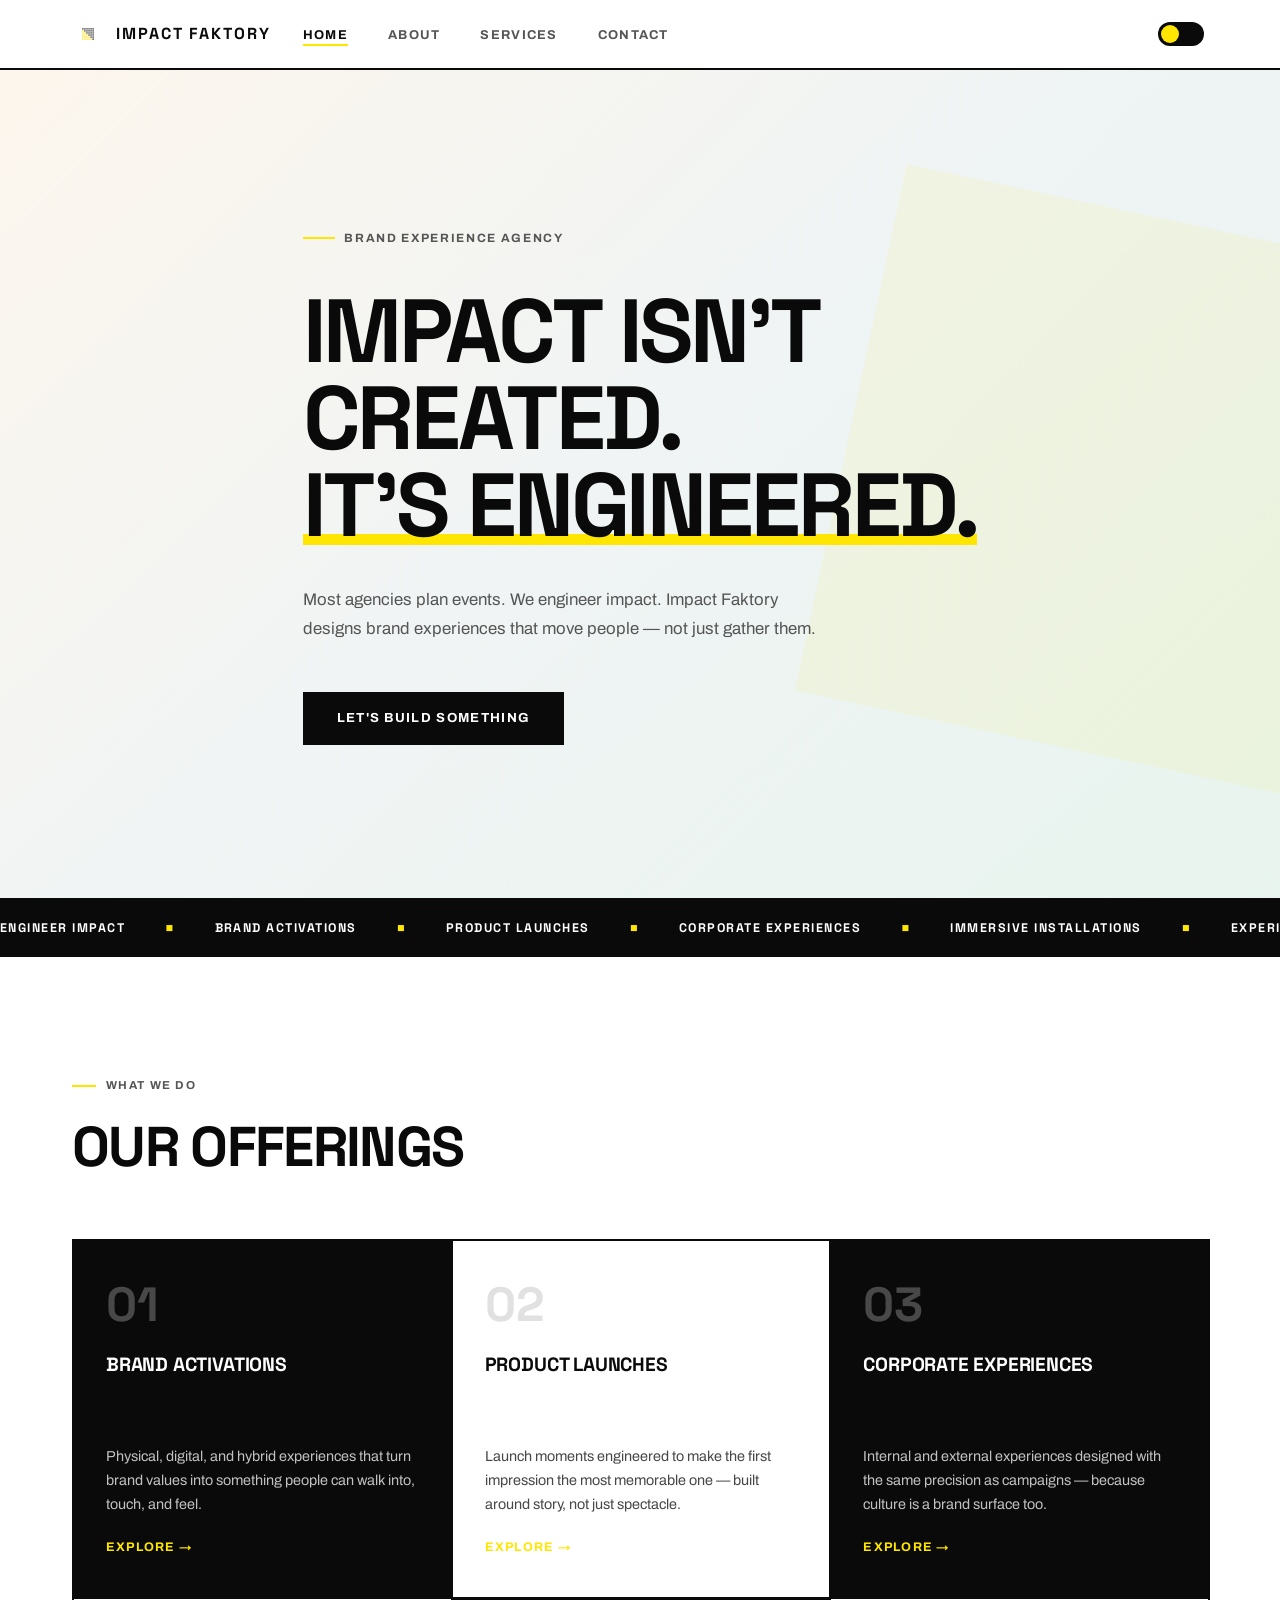
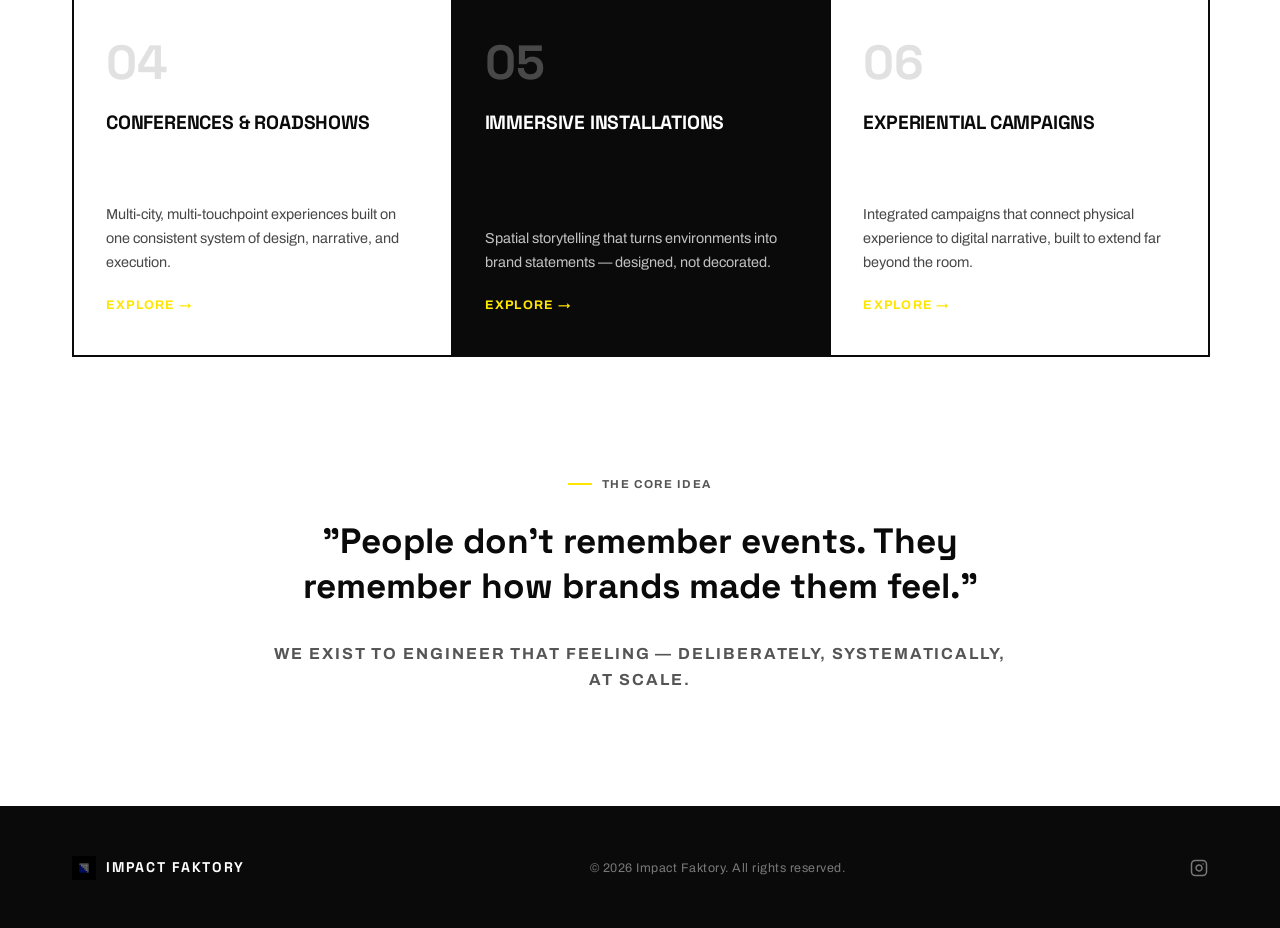
<file: index.html>
<!DOCTYPE html><html lang="en" data-theme="light"><meta charset="UTF-8"><meta name="viewport" content="width=device-width,initial-scale=1"><title>Impact Faktory</title><meta name="description" content="Impact Faktory is a disruptive marketing, advertising, and event activation agency that builds cultural landmarks and forces perception shifts."><meta name="robots" content="index, follow"><link rel="canonical" href="https://sabbirahmedkabbo.github.io/impactfaktory/"><meta property="og:title" content="Impact Faktory — We Don't Follow the Market. We Disrupt It."><meta property="og:description" content="Disruptive marketing, advertising, and event activation agency."><meta property="og:url" content="https://sabbirahmedkabbo.github.io/impactfaktory/"><link rel="preconnect" href="https://fonts.googleapis.com"><link rel="preconnect" href="https://fonts.gstatic.com" crossorigin><link href="https://fonts.googleapis.com/css2?family=Space+Grotesk:wght@400;500;700&family=Archivo:ital,wght@0,400;0,500;0,600;0,700;1,400&display=swap" rel="stylesheet"><link rel="icon" type="image/png" href="assets/img/logo.png"><link rel="stylesheet" href="assets/css/main.css"><script>!function(){var e=localStorage.getItem("if-theme"),t=window.matchMedia("(prefers-color-scheme: dark)").matches;document.documentElement.setAttribute("data-theme",(e?"dark"===e:t)?"dark":"light")}()</script><div class="ambient-bg" aria-hidden="true"><div class="cube"></div><div class="cube"></div><div class="cube"></div><div class="cube"></div><div class="cube"></div><div class="cube"></div></div><header class="site-header" id="site-header"><nav class="nav-inner" role="navigation" aria-label="Primary navigation"><a href="index.html" class="nav-logo" aria-label="Impact Faktory — Home"><img class="nav-logo-mark" src="assets/img/logo.png" alt="Impact Faktory logo mark" width="32" height="32"> <span class="nav-logo-wordmark">Impact Faktory</span></a><ul class="nav-links" role="list"><li><a href="index.html" class="nav-link active" id="nav-home">Home</a><li><a href="about.html" class="nav-link" id="nav-about">About</a><li><a href="services.html" class="nav-link" id="nav-services">Services</a><li><a href="contact.html" class="nav-link" id="nav-contact">Contact</a></ul><button class="theme-toggle" id="theme-toggle" aria-label="Toggle light/dark mode" aria-pressed="false"><span class="toggle-track" aria-hidden="true"><span class="toggle-thumb"></span></span></button> <button class="mobile-menu-btn" id="mobile-menu-btn" aria-label="Open menu" aria-expanded="false"><span></span><span></span><span></span></button></nav><div class="mobile-nav" id="mobile-nav" role="dialog" aria-label="Mobile navigation"><ul role="list"><li><a href="index.html" class="nav-link">Home</a><li><a href="about.html" class="nav-link">About</a><li><a href="services.html" class="nav-link">Services</a><li><a href="contact.html" class="nav-link">Contact</a></ul></div></header><main id="main-content"><section class="hero" aria-labelledby="hero-heading"><div class="container hero-inner"><p class="hero-eyebrow">Brand Experience Agency<h1 class="hero-headline" id="hero-heading">Impact isn't<br>created.<br><em>It's engineered.</em></h1><p class="hero-sub">Most agencies plan events. We engineer impact. Impact Faktory designs brand experiences that move people — not just gather them.<div class="hero-ctas"><a href="contact.html" class="btn btn-fill" id="hero-cta-primary">Let's Build Something</a></div></div></section><div class="ticker-wrap" aria-hidden="true"><div class="ticker-track"><span>Engineer Impact</span><span class="dot"> ■ </span><span>Brand Activations</span><span class="dot"> ■ </span><span>Product Launches</span><span class="dot"> ■ </span><span>Corporate Experiences</span><span class="dot"> ■ </span><span>Immersive Installations</span><span class="dot"> ■ </span><span>Experiential Campaigns</span><span class="dot"> ■ </span><span>Engineer Impact</span><span class="dot"> ■ </span><span>Brand Activations</span><span class="dot"> ■ </span><span>Product Launches</span><span class="dot"> ■ </span><span>Corporate Experiences</span><span class="dot"> ■ </span><span>Immersive Installations</span><span class="dot"> ■ </span><span>Experiential Campaigns</span><span class="dot"> ■</span></div></div><section class="section" aria-labelledby="services-heading"><div class="container"><p class="section-label">What We Do<h2 class="section-title" id="services-heading">Our Offerings</h2><div class="cards-grid"><article class="card card-inv" id="card-activations"><span class="card-num" aria-hidden="true">01</span><h3 class="card-title">Brand Activations</h3><p class="card-body">Physical, digital, and hybrid experiences that turn brand values into something people can walk into, touch, and feel.</p><a href="services.html#activations" class="card-link">Explore →</a></article><article class="card" id="card-launches"><span class="card-num" aria-hidden="true">02</span><h3 class="card-title">Product Launches</h3><p class="card-body">Launch moments engineered to make the first impression the most memorable one — built around story, not just spectacle.</p><a href="services.html#launches" class="card-link">Explore →</a></article><article class="card card-inv" id="card-corporate"><span class="card-num" aria-hidden="true">03</span><h3 class="card-title">Corporate Experiences</h3><p class="card-body">Internal and external experiences designed with the same precision as campaigns — because culture is a brand surface too.</p><a href="services.html#corporate" class="card-link">Explore →</a></article><article class="card" id="card-conferences"><span class="card-num" aria-hidden="true">04</span><h3 class="card-title">Conferences &amp; Roadshows</h3><p class="card-body">Multi-city, multi-touchpoint experiences built on one consistent system of design, narrative, and execution.</p><a href="services.html#conferences" class="card-link">Explore →</a></article><article class="card card-inv" id="card-installations"><span class="card-num" aria-hidden="true">05</span><h3 class="card-title">Immersive Installations</h3><p class="card-body">Spatial storytelling that turns environments into brand statements — designed, not decorated.</p><a href="services.html#installations" class="card-link">Explore →</a></article><article class="card" id="card-campaigns"><span class="card-num" aria-hidden="true">06</span><h3 class="card-title">Experiential Campaigns</h3><p class="card-body">Integrated campaigns that connect physical experience to digital narrative, built to extend far beyond the room.</p><a href="services.html#campaigns" class="card-link">Explore →</a></article></div></div></section><section class="section" aria-label="Core Idea" style="padding-top:0"><div class="container" style="text-align:center;max-width:800px;margin:0 auto"><p class="section-label">The Core Idea<blockquote style="font-family:var(--font-head);font-size:2.2rem;font-weight:700;line-height:1.3;margin-bottom:2rem;color:var(--text)">"People don't remember events. They remember how brands made them feel."</blockquote><p style="font-family:var(--font-body);font-size:1rem;color:var(--text-muted);text-transform:uppercase;letter-spacing:.12em;font-weight:700;margin:0">We exist to engineer that feeling — deliberately, systematically, at scale.</div></section></main><footer class="site-footer" role="contentinfo"><div class="container footer-inner"><a href="index.html" class="footer-logo" aria-label="Impact Faktory"><img class="footer-logo-mark" src="assets/img/logo.png" alt="Impact Faktory logo mark" width="28" height="28"> <span class="footer-logo-wordmark">Impact Faktory</span></a><p class="footer-copy">© <span id="year"></span> Impact Faktory. All rights reserved.<ul class="footer-links" role="list"><li><a href="https://www.instagram.com/impactfaktory/" target="_blank" rel="noopener noreferrer" aria-label="Instagram"><svg width="18" height="18" viewBox="0 0 24 24" fill="none" stroke="currentColor" stroke-width="2" stroke-linecap="round" stroke-linejoin="round"><rect x="2" y="2" width="20" height="20" rx="5" ry="5"/><path d="M16 11.37A4 4 0 1 1 12.63 8 4 4 0 0 1 16 11.37z"/><line x1="17.5" y1="6.5" x2="17.51" y2="6.5"/></svg></a></ul></div></footer><script src="assets/js/main.js"></script>
</file>
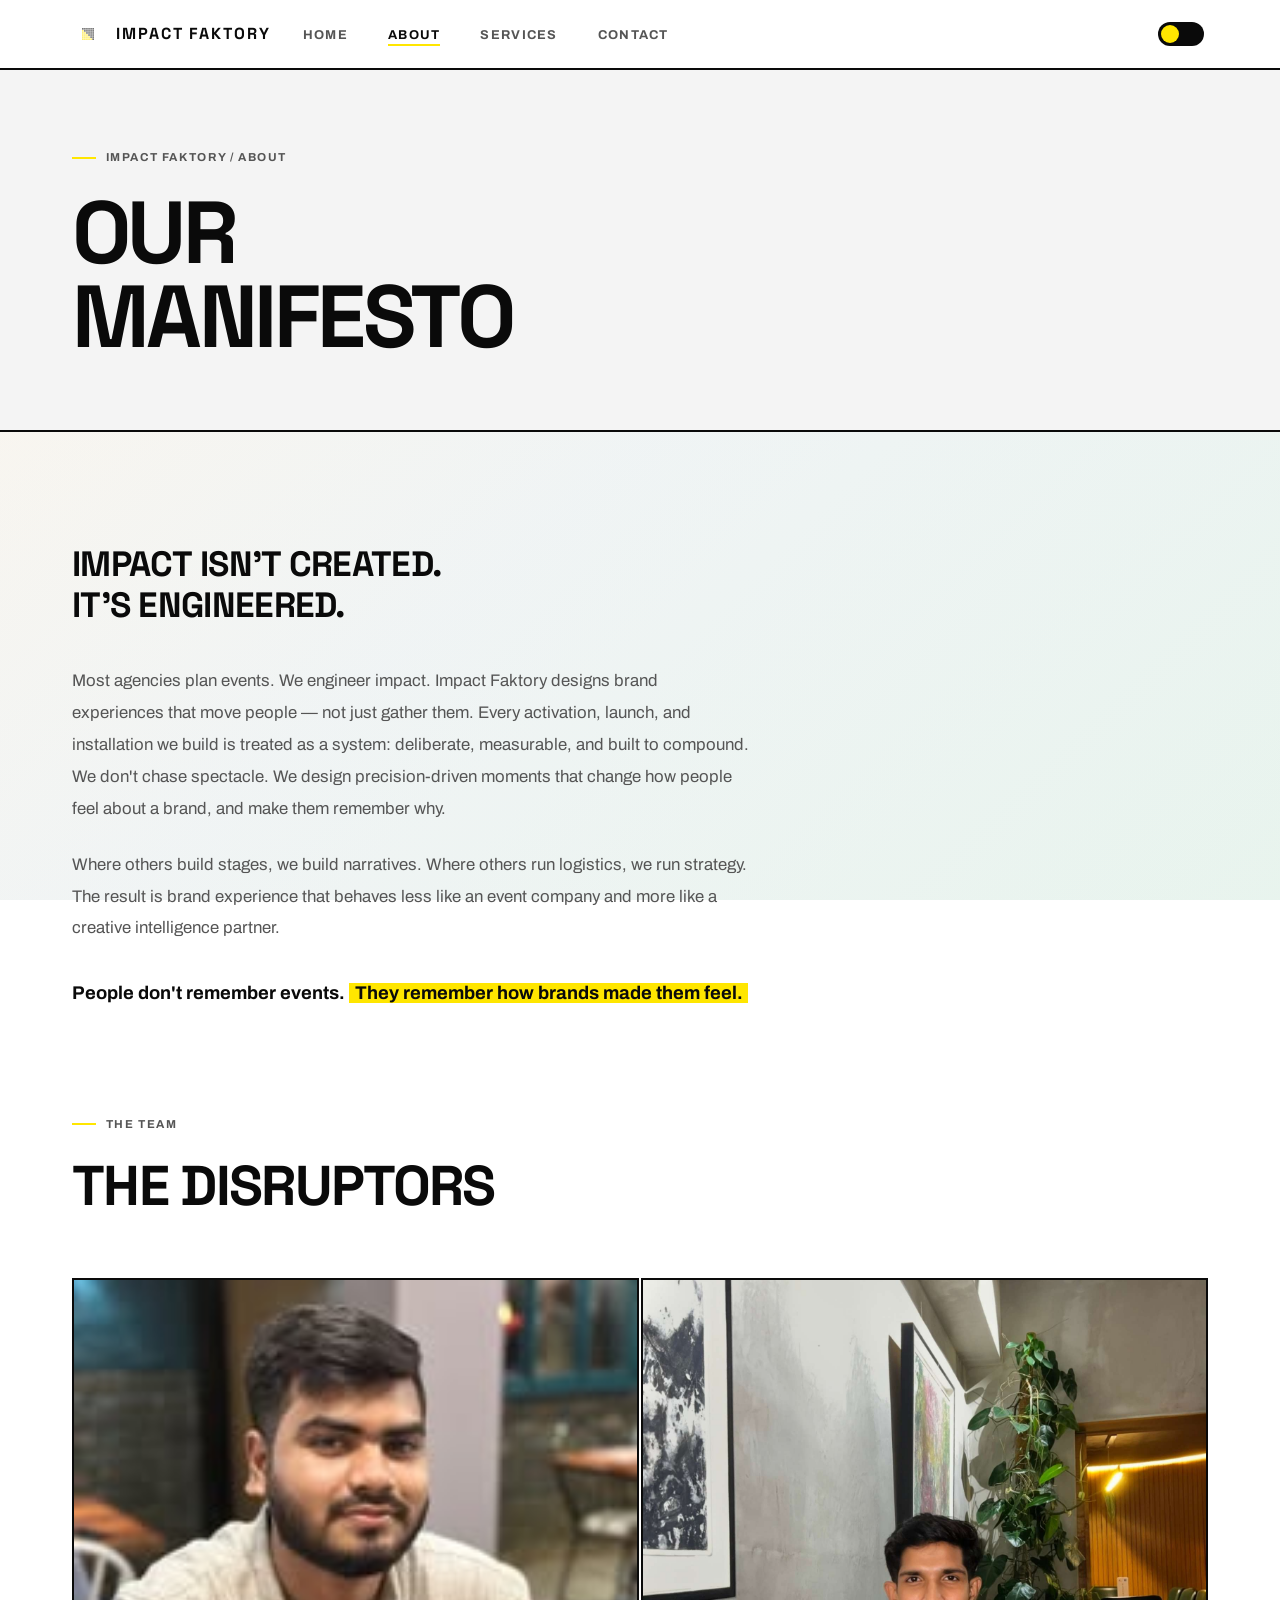
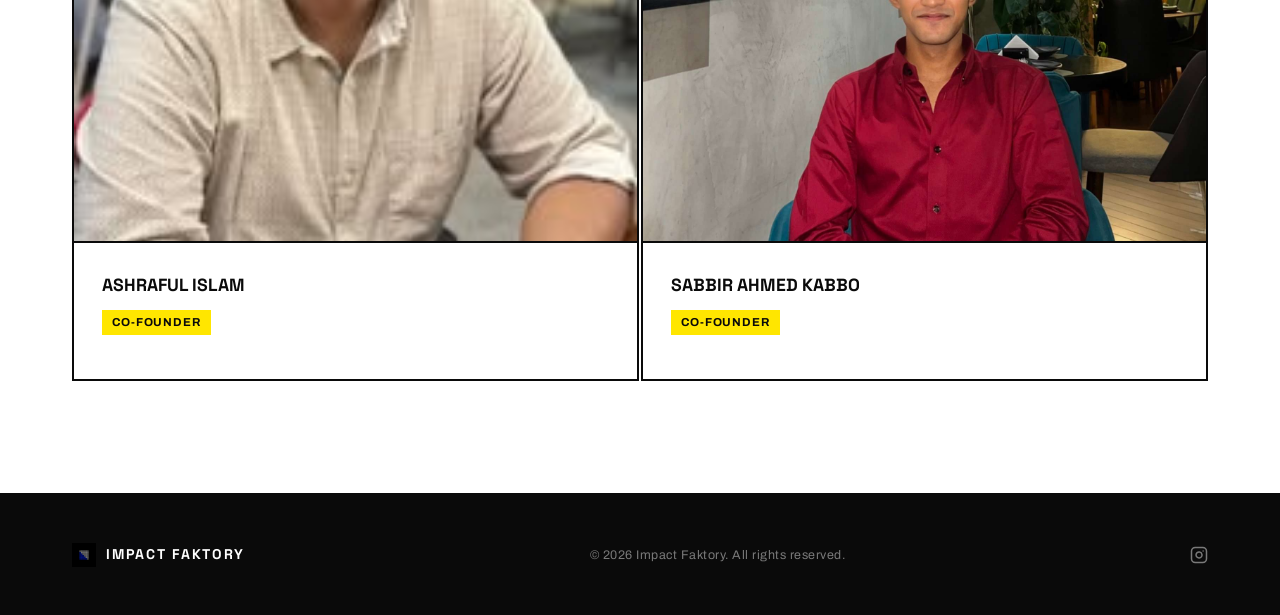
<file: about.html>
<!DOCTYPE html><html lang="en" data-theme="light"><meta charset="UTF-8"><meta name="viewport" content="width=device-width,initial-scale=1"><title>Impact Faktory</title><meta name="description" content="The manifesto and team behind Impact Faktory, a disruptive marketing and event activation agency."><link rel="canonical" href="https://sabbirahmedkabbo.github.io/impactfaktory/about.html"><link rel="preconnect" href="https://fonts.googleapis.com"><link rel="preconnect" href="https://fonts.gstatic.com" crossorigin><link href="https://fonts.googleapis.com/css2?family=Space+Grotesk:wght@400;500;700&family=Archivo:ital,wght@0,400;0,500;0,600;0,700;1,400&display=swap" rel="stylesheet"><link rel="icon" type="image/png" href="assets/img/logo.png"><link rel="stylesheet" href="assets/css/main.css"><script>!function(){var e=localStorage.getItem("if-theme"),t=window.matchMedia("(prefers-color-scheme: dark)").matches;document.documentElement.setAttribute("data-theme",(e?"dark"===e:t)?"dark":"light")}()</script><div class="ambient-bg" aria-hidden="true"><div class="cube"></div><div class="cube"></div><div class="cube"></div><div class="cube"></div><div class="cube"></div><div class="cube"></div></div><header class="site-header"><nav class="nav-inner" role="navigation" aria-label="Primary navigation"><a href="index.html" class="nav-logo" aria-label="Impact Faktory — Home"><img class="nav-logo-mark" src="assets/img/logo.png" alt="Impact Faktory logo mark" width="32" height="32"> <span class="nav-logo-wordmark">Impact Faktory</span></a><ul class="nav-links" role="list"><li><a href="index.html" class="nav-link">Home</a><li><a href="about.html" class="nav-link active">About</a><li><a href="services.html" class="nav-link">Services</a><li><a href="contact.html" class="nav-link">Contact</a></ul><button class="theme-toggle" id="theme-toggle" aria-label="Toggle light/dark mode" aria-pressed="false"><span class="toggle-track" aria-hidden="true"><span class="toggle-thumb"></span></span></button> <button class="mobile-menu-btn" id="mobile-menu-btn" aria-label="Open menu" aria-expanded="false"><span></span><span></span><span></span></button></nav><div class="mobile-nav" id="mobile-nav" role="dialog" aria-label="Mobile navigation"><ul role="list"><li><a href="index.html" class="nav-link">Home</a><li><a href="about.html" class="nav-link">About</a><li><a href="services.html" class="nav-link">Services</a><li><a href="contact.html" class="nav-link">Contact</a></ul></div></header><main id="main-content"><div class="page-banner"><div class="container"><p class="page-banner-label">Impact Faktory / About<h1 class="page-banner-title">Our<br>Manifesto</h1></div></div><section class="section"><div class="container"><p class="manifesto-lead">Impact isn't created.<br>It's engineered.<p class="manifesto-body">Most agencies plan events. We engineer impact. Impact Faktory designs brand experiences that move people — not just gather them. Every activation, launch, and installation we build is treated as a system: deliberate, measurable, and built to compound. We don't chase spectacle. We design precision-driven moments that change how people feel about a brand, and make them remember why.<p class="manifesto-body">Where others build stages, we build narratives. Where others run logistics, we run strategy. The result is brand experience that behaves less like an event company and more like a creative intelligence partner.<p class="manifesto-body" style="font-weight:700;color:var(--text);font-size:1.15rem;margin-top:2rem">People don't remember events. <mark style="background:var(--accent);color:#0a0a0a;padding:0 .3em">They remember how brands made them feel.</mark><div style="margin-top:6rem"><p class="section-label">The Team<h2 class="section-title">The Disruptors</h2><div class="team-grid" style="grid-template-columns:repeat(2,1fr)"><div class="team-card"><div class="team-avatar"><img src="assets/img/ashraful.jpg" alt="Ashraful Islam"></div><div class="team-info"><h3 class="team-name"><a href="https://www.linkedin.com/in/ashraful570/" target="_blank" rel="noopener noreferrer">Ashraful Islam</a></h3><span class="team-role">Co-Founder</span></div></div><div class="team-card"><div class="team-avatar"><img src="assets/img/kabbo.jpg" alt="Sabbir Ahmed Kabbo"></div><div class="team-info"><h3 class="team-name"><a href="https://www.linkedin.com/in/sabbirahmedkabbo/" target="_blank" rel="noopener noreferrer">Sabbir Ahmed Kabbo</a></h3><span class="team-role">Co-Founder</span></div></div></div></div></div></section></main><footer class="site-footer" role="contentinfo"><div class="container footer-inner"><a href="index.html" class="footer-logo" aria-label="Impact Faktory"><img class="footer-logo-mark" src="assets/img/logo.png" alt="Impact Faktory logo mark" width="28" height="28"> <span class="footer-logo-wordmark">Impact Faktory</span></a><p class="footer-copy">© <span id="year"></span> Impact Faktory. All rights reserved.<ul class="footer-links" role="list"><li><a href="https://www.instagram.com/impactfaktory/" target="_blank" rel="noopener noreferrer" aria-label="Instagram"><svg width="18" height="18" viewBox="0 0 24 24" fill="none" stroke="currentColor" stroke-width="2" stroke-linecap="round" stroke-linejoin="round"><rect x="2" y="2" width="20" height="20" rx="5" ry="5"/><path d="M16 11.37A4 4 0 1 1 12.63 8 4 4 0 0 1 16 11.37z"/><line x1="17.5" y1="6.5" x2="17.51" y2="6.5"/></svg></a></ul></div></footer><script src="assets/js/main.js"></script>
</file>
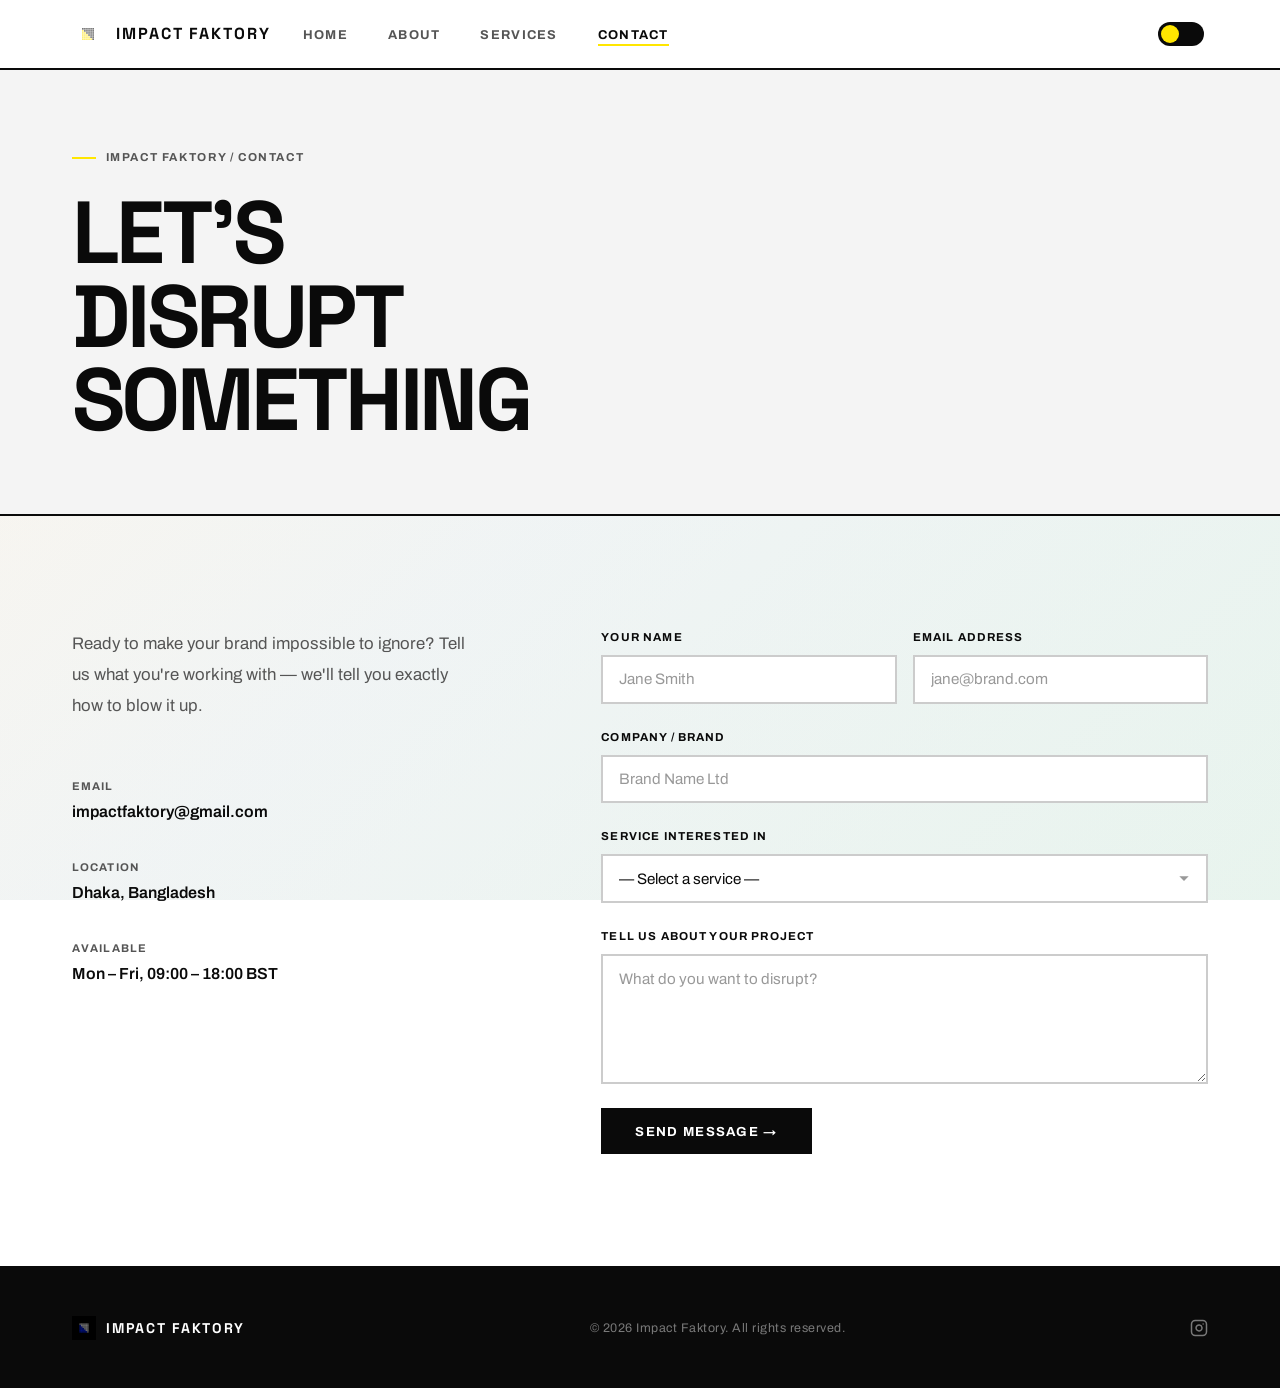
<file: contact.html>
<!DOCTYPE html><html lang="en" data-theme="light"><meta charset="UTF-8"><meta name="viewport" content="width=device-width,initial-scale=1"><title>Impact Faktory</title><meta name="description" content="Get in touch with Impact Faktory to start your disruptive marketing campaign, event activation, or brand project."><link rel="canonical" href="https://sabbirahmedkabbo.github.io/impactfaktory/contact.html"><link rel="preconnect" href="https://fonts.googleapis.com"><link rel="preconnect" href="https://fonts.gstatic.com" crossorigin><link href="https://fonts.googleapis.com/css2?family=Space+Grotesk:wght@400;500;700&family=Archivo:ital,wght@0,400;0,500;0,600;0,700;1,400&display=swap" rel="stylesheet"><link rel="icon" type="image/png" href="assets/img/logo.png"><link rel="stylesheet" href="assets/css/main.css"><script>!function(){var e=localStorage.getItem("if-theme"),t=window.matchMedia("(prefers-color-scheme: dark)").matches;document.documentElement.setAttribute("data-theme",(e?"dark"===e:t)?"dark":"light")}()</script><div class="ambient-bg" aria-hidden="true"><div class="cube"></div><div class="cube"></div><div class="cube"></div><div class="cube"></div><div class="cube"></div><div class="cube"></div></div><header class="site-header"><nav class="nav-inner" role="navigation" aria-label="Primary navigation"><a href="index.html" class="nav-logo" aria-label="Impact Faktory — Home"><img class="nav-logo-mark" src="assets/img/logo.png" alt="Impact Faktory logo mark" width="32" height="32"> <span class="nav-logo-wordmark">Impact Faktory</span></a><ul class="nav-links" role="list"><li><a href="index.html" class="nav-link">Home</a><li><a href="about.html" class="nav-link">About</a><li><a href="services.html" class="nav-link">Services</a><li><a href="contact.html" class="nav-link active">Contact</a></ul><button class="theme-toggle" id="theme-toggle" aria-label="Toggle light/dark mode" aria-pressed="false"><span class="toggle-track" aria-hidden="true"><span class="toggle-thumb"></span></span></button> <button class="mobile-menu-btn" id="mobile-menu-btn" aria-label="Open menu" aria-expanded="false"><span></span><span></span><span></span></button></nav><div class="mobile-nav" id="mobile-nav" role="dialog" aria-label="Mobile navigation"><ul role="list"><li><a href="index.html" class="nav-link">Home</a><li><a href="about.html" class="nav-link">About</a><li><a href="services.html" class="nav-link">Services</a><li><a href="contact.html" class="nav-link">Contact</a></ul></div></header><main id="main-content"><div class="page-banner"><div class="container"><p class="page-banner-label">Impact Faktory / Contact<h1 class="page-banner-title">Let's<br>Disrupt<br>Something</h1></div></div><section class="section"><div class="container"><div class="contact-grid"><div><p class="contact-intro">Ready to make your brand impossible to ignore? Tell us what you're working with — we'll tell you exactly how to blow it up.<div class="contact-details"><div><p class="contact-detail-label">Email<p class="contact-detail-val"><a href="mailto:impactfaktory@gmail.com">impactfaktory@gmail.com</a></div><div><p class="contact-detail-label">Location<p class="contact-detail-val">Dhaka, Bangladesh</div><div><p class="contact-detail-label">Available<p class="contact-detail-val">Mon – Fri, 09:00 – 18:00 BST</div></div></div><div><form class="form" id="contact-form" action="https://formspree.io/f/mpqgjkyo" method="POST" novalidate aria-label="Contact form"><input type="hidden" name="_replyto" value="impactfaktory@gmail.com"><div class="form-row"><div class="form-group"><label class="form-label" for="cf-name">Your Name</label> <input class="form-input" id="cf-name" name="name" required autocomplete="name" placeholder="Jane Smith"></div><div class="form-group"><label class="form-label" for="cf-email">Email Address</label> <input class="form-input" type="email" id="cf-email" name="email" required autocomplete="email" placeholder="jane@brand.com"></div></div><div class="form-group"><label class="form-label" for="cf-company">Company / Brand</label> <input class="form-input" id="cf-company" name="company" placeholder="Brand Name Ltd"></div><div class="form-group"><label class="form-label" for="cf-service">Service Interested In</label> <select class="form-input form-select" id="cf-service" name="service"><option value="">— Select a service —<option value="marketing">Marketing &amp; Advertising<option value="events">Event Activation<option value="identity">Brand Identity &amp; Narrative<option value="perception">Perception Shift<option value="other">Other / Not Sure Yet</select></div><div class="form-group"><label class="form-label" for="cf-message">Tell Us About Your Project</label> <textarea class="form-input" id="cf-message" name="message" required placeholder="What do you want to disrupt?" rows="5"></textarea></div><button type="submit" class="btn btn-fill" id="contact-submit" style="align-self:flex-start">Send Message →</button></form><div class="form-success" id="form-success" role="alert" aria-live="polite"><span>✓</span> Message received. We'll be in touch within 24 hours.</div></div></div></div></section></main><footer class="site-footer" role="contentinfo"><div class="container footer-inner"><a href="index.html" class="footer-logo" aria-label="Impact Faktory"><img class="footer-logo-mark" src="assets/img/logo.png" alt="Impact Faktory logo mark" width="28" height="28"> <span class="footer-logo-wordmark">Impact Faktory</span></a><p class="footer-copy">© <span id="year"></span> Impact Faktory. All rights reserved.<ul class="footer-links" role="list"><li><a href="https://www.instagram.com/impactfaktory/" target="_blank" rel="noopener noreferrer" aria-label="Instagram"><svg width="18" height="18" viewBox="0 0 24 24" fill="none" stroke="currentColor" stroke-width="2" stroke-linecap="round" stroke-linejoin="round"><rect x="2" y="2" width="20" height="20" rx="5" ry="5"/><path d="M16 11.37A4 4 0 1 1 12.63 8 4 4 0 0 1 16 11.37z"/><line x1="17.5" y1="6.5" x2="17.51" y2="6.5"/></svg></a></ul></div></footer><script src="assets/js/main.js"></script>
</file>
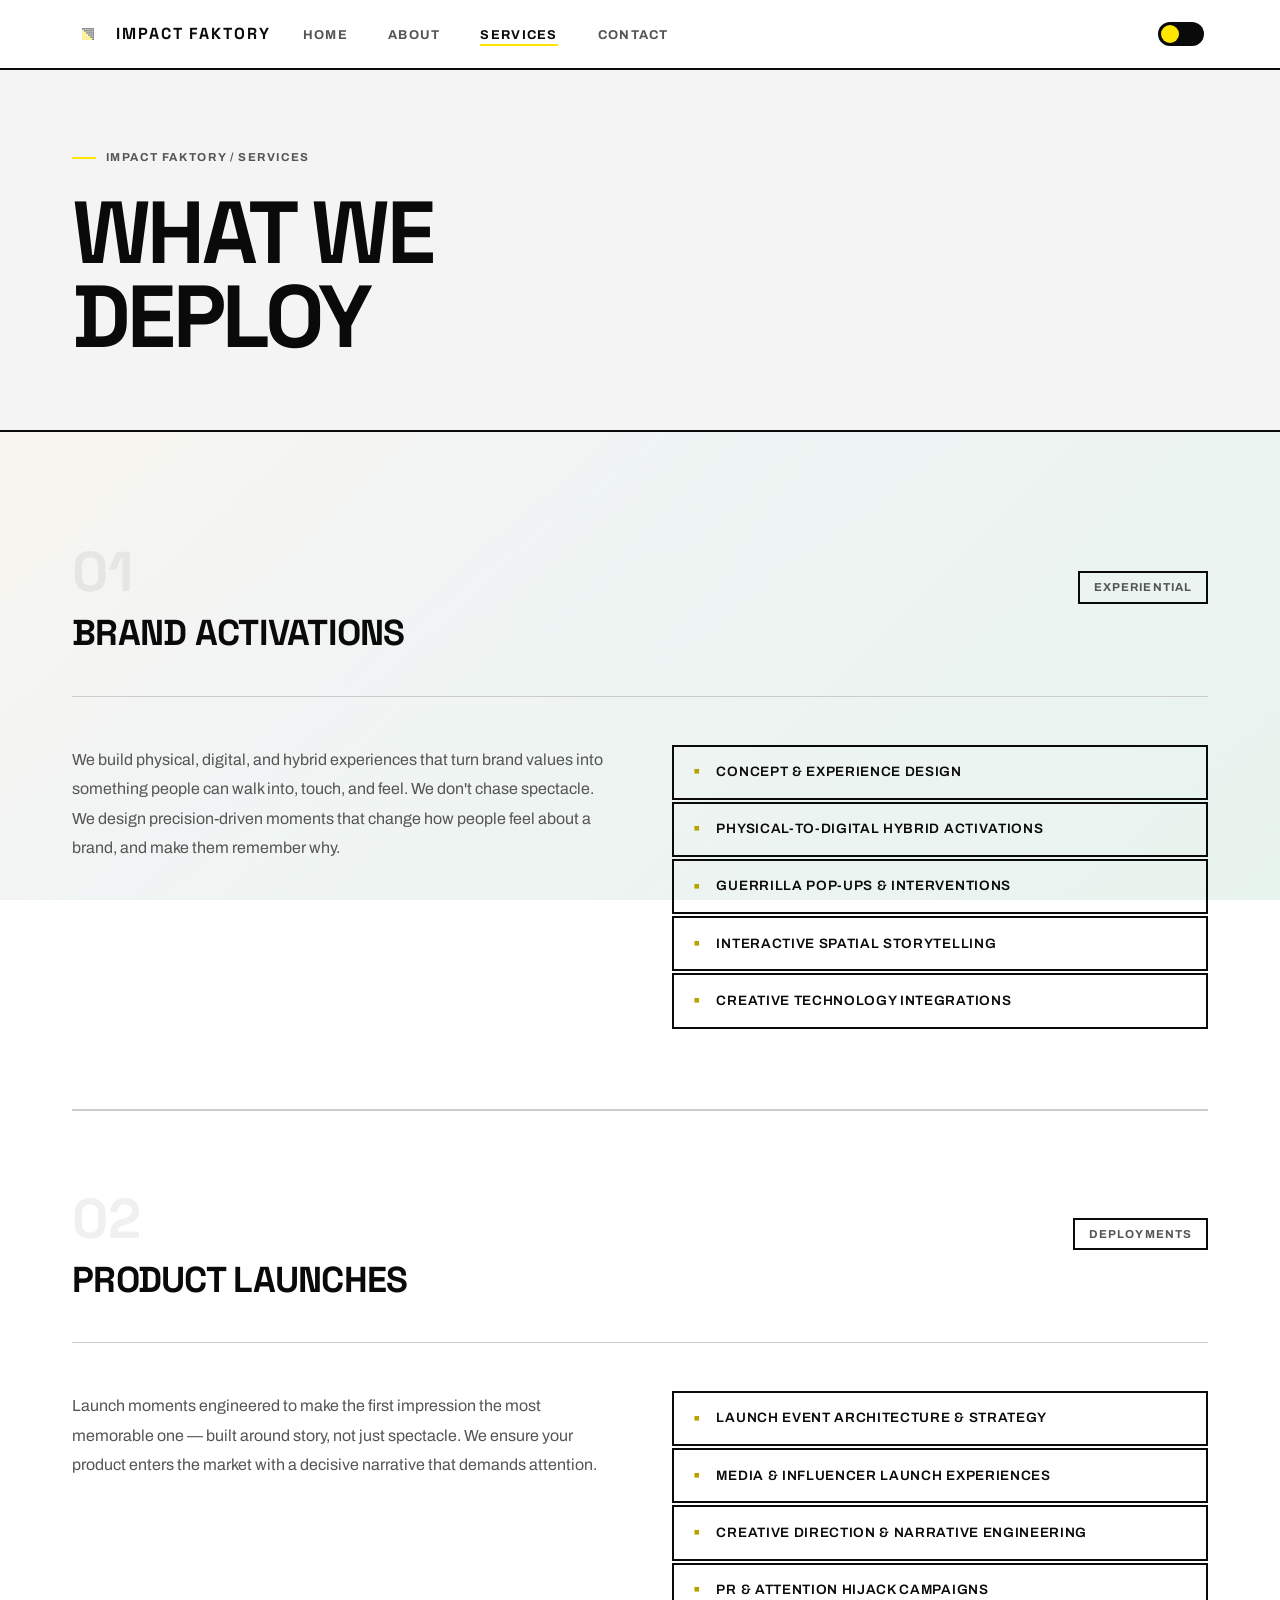
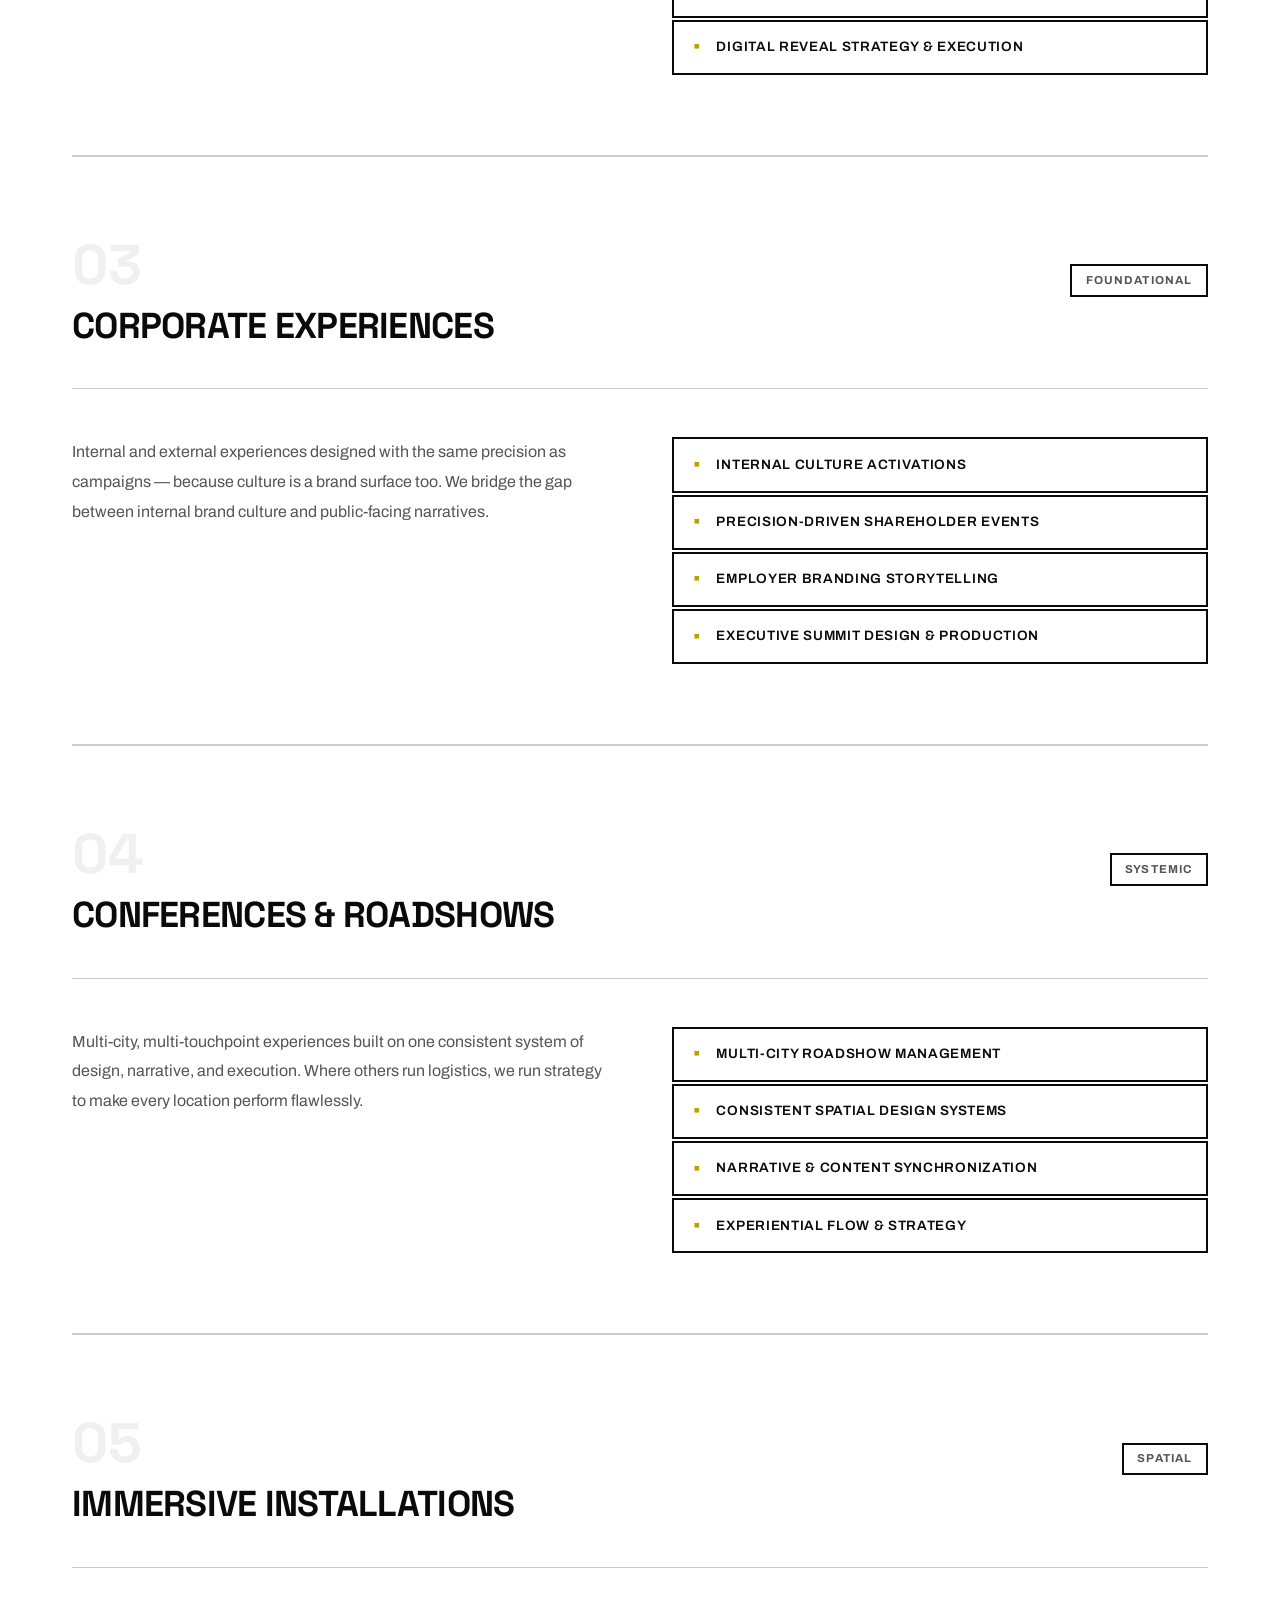
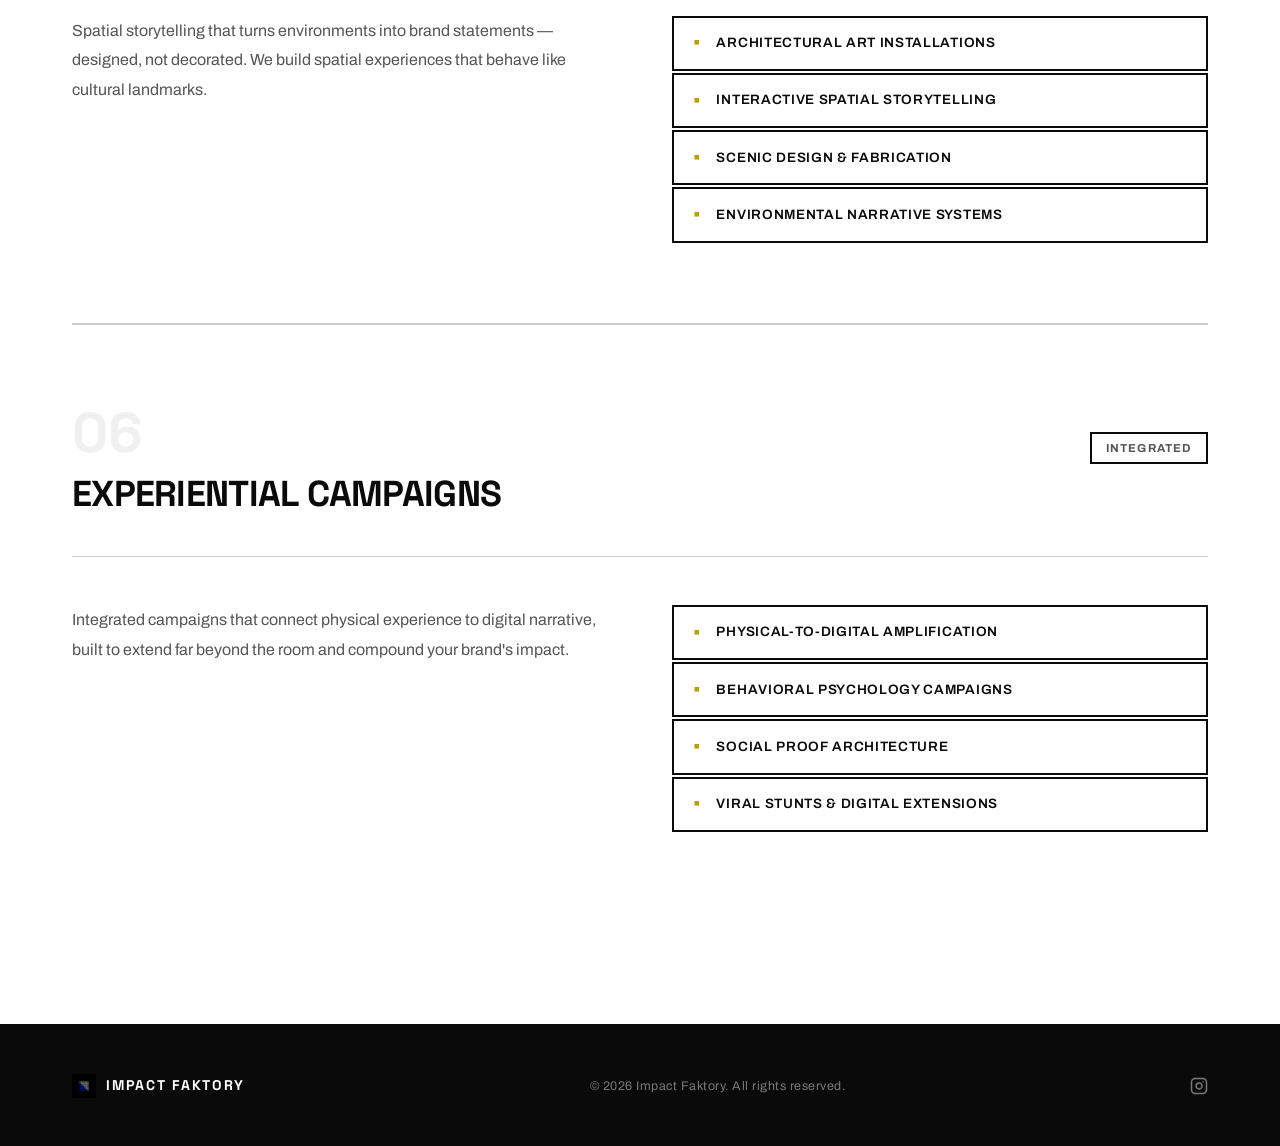
<file: services.html>
<!DOCTYPE html><html lang="en" data-theme="light"><meta charset="UTF-8"><meta name="viewport" content="width=device-width,initial-scale=1"><title>Impact Faktory</title><meta name="description" content="Disruptive marketing, event activation, brand identity, and perception shift services from Impact Faktory."><link rel="canonical" href="https://sabbirahmedkabbo.github.io/impactfaktory/services.html"><link rel="preconnect" href="https://fonts.googleapis.com"><link rel="preconnect" href="https://fonts.gstatic.com" crossorigin><link href="https://fonts.googleapis.com/css2?family=Space+Grotesk:wght@400;500;700&family=Archivo:ital,wght@0,400;0,500;0,600;0,700;1,400&display=swap" rel="stylesheet"><link rel="icon" type="image/png" href="assets/img/logo.png"><link rel="stylesheet" href="assets/css/main.css"><script>!function(){var e=localStorage.getItem("if-theme"),t=window.matchMedia("(prefers-color-scheme: dark)").matches;document.documentElement.setAttribute("data-theme",(e?"dark"===e:t)?"dark":"light")}()</script><div class="ambient-bg" aria-hidden="true"><div class="cube"></div><div class="cube"></div><div class="cube"></div><div class="cube"></div><div class="cube"></div><div class="cube"></div></div><header class="site-header"><nav class="nav-inner" role="navigation" aria-label="Primary navigation"><a href="index.html" class="nav-logo" aria-label="Impact Faktory — Home"><img class="nav-logo-mark" src="assets/img/logo.png" alt="Impact Faktory logo mark" width="32" height="32"> <span class="nav-logo-wordmark">Impact Faktory</span></a><ul class="nav-links" role="list"><li><a href="index.html" class="nav-link">Home</a><li><a href="about.html" class="nav-link">About</a><li><a href="services.html" class="nav-link active">Services</a><li><a href="contact.html" class="nav-link">Contact</a></ul><button class="theme-toggle" id="theme-toggle" aria-label="Toggle light/dark mode" aria-pressed="false"><span class="toggle-track" aria-hidden="true"><span class="toggle-thumb"></span></span></button> <button class="mobile-menu-btn" id="mobile-menu-btn" aria-label="Open menu" aria-expanded="false"><span></span><span></span><span></span></button></nav><div class="mobile-nav" id="mobile-nav" role="dialog" aria-label="Mobile navigation"><ul role="list"><li><a href="index.html" class="nav-link">Home</a><li><a href="about.html" class="nav-link">About</a><li><a href="services.html" class="nav-link">Services</a><li><a href="contact.html" class="nav-link">Contact</a></ul></div></header><main id="main-content"><div class="page-banner"><div class="container"><p class="page-banner-label">Impact Faktory / Services<h1 class="page-banner-title">What We<br>Deploy</h1></div></div><section class="section"><div class="container"><div class="service-row" id="activations"><div class="service-header"><div><span class="service-num" aria-hidden="true">01</span><h2 class="service-name">Brand Activations</h2></div><span class="service-tag">Experiential</span></div><div class="service-body"><p class="service-desc">We build physical, digital, and hybrid experiences that turn brand values into something people can walk into, touch, and feel. We don't chase spectacle. We design precision-driven moments that change how people feel about a brand, and make them remember why.<ul class="service-list" aria-label="Brand Activations offerings"><li class="service-list-item">Concept &amp; Experience Design<li class="service-list-item">Physical-to-Digital Hybrid Activations<li class="service-list-item">Guerrilla Pop-ups &amp; Interventions<li class="service-list-item">Interactive Spatial Storytelling<li class="service-list-item">Creative Technology Integrations</ul></div></div><div class="service-row" id="launches"><div class="service-header"><div><span class="service-num" aria-hidden="true">02</span><h2 class="service-name">Product Launches</h2></div><span class="service-tag">Deployments</span></div><div class="service-body"><p class="service-desc">Launch moments engineered to make the first impression the most memorable one — built around story, not just spectacle. We ensure your product enters the market with a decisive narrative that demands attention.<ul class="service-list" aria-label="Product Launches offerings"><li class="service-list-item">Launch Event Architecture &amp; Strategy<li class="service-list-item">Media &amp; Influencer Launch Experiences<li class="service-list-item">Creative Direction &amp; Narrative Engineering<li class="service-list-item">PR &amp; Attention Hijack Campaigns<li class="service-list-item">Digital Reveal Strategy &amp; Execution</ul></div></div><div class="service-row" id="corporate"><div class="service-header"><div><span class="service-num" aria-hidden="true">03</span><h2 class="service-name">Corporate Experiences</h2></div><span class="service-tag">Foundational</span></div><div class="service-body"><p class="service-desc">Internal and external experiences designed with the same precision as campaigns — because culture is a brand surface too. We bridge the gap between internal brand culture and public-facing narratives.<ul class="service-list" aria-label="Corporate Experiences offerings"><li class="service-list-item">Internal Culture Activations<li class="service-list-item">Precision-Driven Shareholder Events<li class="service-list-item">Employer Branding Storytelling<li class="service-list-item">Executive Summit Design &amp; Production</ul></div></div><div class="service-row" id="conferences"><div class="service-header"><div><span class="service-num" aria-hidden="true">04</span><h2 class="service-name">Conferences &amp; Roadshows</h2></div><span class="service-tag">Systemic</span></div><div class="service-body"><p class="service-desc">Multi-city, multi-touchpoint experiences built on one consistent system of design, narrative, and execution. Where others run logistics, we run strategy to make every location perform flawlessly.<ul class="service-list" aria-label="Conferences &amp; Roadshows offerings"><li class="service-list-item">Multi-City Roadshow Management<li class="service-list-item">Consistent Spatial Design Systems<li class="service-list-item">Narrative &amp; Content Synchronization<li class="service-list-item">Experiential Flow &amp; Strategy</ul></div></div><div class="service-row" id="installations"><div class="service-header"><div><span class="service-num" aria-hidden="true">05</span><h2 class="service-name">Immersive Installations</h2></div><span class="service-tag">Spatial</span></div><div class="service-body"><p class="service-desc">Spatial storytelling that turns environments into brand statements — designed, not decorated. We build spatial experiences that behave like cultural landmarks.<ul class="service-list" aria-label="Immersive Installations offerings"><li class="service-list-item">Architectural Art Installations<li class="service-list-item">Interactive Spatial Storytelling<li class="service-list-item">Scenic Design &amp; Fabrication<li class="service-list-item">Environmental Narrative Systems</ul></div></div><div class="service-row" id="campaigns"><div class="service-header"><div><span class="service-num" aria-hidden="true">06</span><h2 class="service-name">Experiential Campaigns</h2></div><span class="service-tag">Integrated</span></div><div class="service-body"><p class="service-desc">Integrated campaigns that connect physical experience to digital narrative, built to extend far beyond the room and compound your brand's impact.<ul class="service-list" aria-label="Experiential Campaigns offerings"><li class="service-list-item">Physical-to-Digital Amplification<li class="service-list-item">Behavioral Psychology Campaigns<li class="service-list-item">Social Proof Architecture<li class="service-list-item">Viral Stunts &amp; Digital Extensions</ul></div></div></div></section></main><footer class="site-footer" role="contentinfo"><div class="container footer-inner"><a href="index.html" class="footer-logo" aria-label="Impact Faktory"><img class="footer-logo-mark" src="assets/img/logo.png" alt="Impact Faktory logo mark" width="28" height="28"> <span class="footer-logo-wordmark">Impact Faktory</span></a><p class="footer-copy">© <span id="year"></span> Impact Faktory. All rights reserved.<ul class="footer-links" role="list"><li><a href="https://www.instagram.com/impactfaktory/" target="_blank" rel="noopener noreferrer" aria-label="Instagram"><svg width="18" height="18" viewBox="0 0 24 24" fill="none" stroke="currentColor" stroke-width="2" stroke-linecap="round" stroke-linejoin="round"><rect x="2" y="2" width="20" height="20" rx="5" ry="5"/><path d="M16 11.37A4 4 0 1 1 12.63 8 4 4 0 0 1 16 11.37z"/><line x1="17.5" y1="6.5" x2="17.51" y2="6.5"/></svg></a></ul></div></footer><script src="assets/js/main.js"></script>
</file>
<file: assets/css/main.css>
@keyframes gradient-flow{0%,to{background-position:0 50%}50%{background-position:100% 50%}}@keyframes cube-float{0%{transform:translateY(0) rotate(0deg);opacity:0}8%,90%{opacity:.12}to{transform:translateY(-112vh) rotate(360deg);opacity:0}}@keyframes bg-gradient{0%,to{background-position:0 50%}50%{background-position:100% 50%}}@keyframes fadeInUp{to{opacity:1;transform:translateY(0)}}@keyframes btn-pulse{0%{box-shadow:0 0 0 0 rgba(255,230,0,.3)}70%{box-shadow:0 0 0 14px transparent}to{box-shadow:0 0 0 0 transparent}}@keyframes ticker{0%{transform:translateX(0)}to{transform:translateX(-50%)}}:root{--bg:#FFFFFF;--bg-subtle:#F4F4F4;--text:#0A0A0A;--text-muted:#555555;--accent:#FFE600;--accent-dark:#D4C000;--border:#0A0A0A;--border-light:#CCCCCC;--surface-inv-bg:#0A0A0A;--surface-inv-text:#FFFFFF;--radius:0px;--speed:.22s;--ease:cubic-bezier(.16,1,.3,1);--font-head:'Space Grotesk', sans-serif;--font-body:'Archivo', sans-serif}[data-theme=dark]{--bg:#0A0A0A;--bg-subtle:#141414;--text:#FFFFFF;--text-muted:#999999;--border:#FFFFFF;--border-light:#333333;--surface-inv-bg:#FFFFFF;--surface-inv-text:#0A0A0A}*,::after,::before{box-sizing:border-box;margin:0;padding:0}html{font-size:16px;scroll-behavior:smooth;-webkit-font-smoothing:antialiased}body{background:0 0;color:var(--text);font-family:var(--font-body);line-height:1.65;overflow-x:hidden;transition:background var(--speed) var(--ease),color var(--speed) var(--ease);min-height:100vh;padding-top:68px}a,button{color:inherit}a{text-decoration:none}img,svg{display:block}ol,ul{list-style:none}button{font-family:inherit;cursor:pointer;border:0;background:0 0}.ambient-bg{position:fixed;inset:0;z-index:-1;overflow:hidden;pointer-events:none;background-size:400% 400%;animation:bg-gradient 25s ease infinite}.ambient-bg::after{content:"";position:absolute;inset:0;background-size:200% 200%;animation:gradient-flow 15s ease infinite;pointer-events:none}[data-theme=light] .ambient-bg::after{background:linear-gradient(320deg,#e8d5b7,#d4c4f0,#f5c6aa);opacity:.12}[data-theme=dark] .ambient-bg::after{background:linear-gradient(320deg,#4a3800,#2a1050,#501a10);opacity:.2}[data-theme=light] .ambient-bg{background-image:linear-gradient(-45deg,#fffdf5,#fff0e0,#f5ecff,#e8f8f5,#fffdf5)}[data-theme=dark] .ambient-bg{background-image:linear-gradient(-45deg,#0a0a0a,#1a1208,#0c0a1a,#081614,#0a0a0a)}.cube{position:absolute;bottom:-80px;width:24px;height:24px;border:2px solid var(--text);background:rgba(255,230,0,.03);opacity:.12;transform-origin:center;will-change:transform,opacity;animation:cube-float 15s infinite steps(60)}.cube:nth-child(2n){border-color:var(--text);width:14px;height:14px;background:0 0;animation-duration:18s}.cube:nth-child(3n){border-color:var(--accent);width:28px;height:28px;background:rgba(255,230,0,.06);animation-duration:13s}[data-theme=light] .cube:nth-child(3n){border-color:#b8a200}.cube:nth-child(1){left:8vw;animation-delay:0s;animation-duration:16s}.cube:nth-child(2){left:22vw;animation-delay:3s;animation-duration:22s}.cube:nth-child(3){left:40vw;animation-delay:7s;animation-duration:15s}.cube:nth-child(4){left:58vw;animation-delay:1.5s;animation-duration:19s}.cube:nth-child(5){left:74vw;animation-delay:9s;animation-duration:17s}.cube:nth-child(6){left:88vw;animation-delay:4.5s;animation-duration:13s}[data-theme=dark] .cube{opacity:.18;border-color:var(--text)}[data-theme=dark] .cube:nth-child(3n){border-color:var(--accent)}@media (prefers-reduced-motion:reduce){.cube{animation:none!important;bottom:unset;opacity:.04}.cube:nth-child(1){left:10vw;top:15vh}.cube:nth-child(2){left:30vw;top:45vh}.cube:nth-child(3){left:50vw;top:25vh}.cube:nth-child(4){left:70vw;top:60vh}.cube:nth-child(5){left:90vw;top:10vh}}.container{max-width:1200px;margin:0 auto;padding:0 2rem}.section{padding:7rem 0}.site-header{position:fixed;top:0;left:0;width:100%;z-index:100;background:var(--bg);border-bottom:2px solid var(--border);transition:background var(--speed) var(--ease),border-color var(--speed) var(--ease),box-shadow var(--speed) var(--ease)}.site-header.scrolled{box-shadow:0 4px 30px rgba(0,0,0,.04)}[data-theme=dark] .site-header.scrolled{box-shadow:0 4px 30px rgba(0,0,0,.4)}.nav-inner,.nav-logo{display:flex;align-items:center}.nav-inner{max-width:1200px;margin:0 auto;padding:0 2rem;height:68px;gap:2rem;transition:height var(--speed) var(--ease)}.site-header.scrolled .nav-inner{height:52px}.nav-logo{gap:.75rem;flex-shrink:0;text-decoration:none}.nav-logo-mark{width:32px;height:32px;flex-shrink:0;object-fit:contain;transition:width var(--speed) var(--ease),height var(--speed) var(--ease),transform var(--speed) var(--ease)}.nav-logo:hover .nav-logo-mark{transform:scale(1.1)}.site-header.scrolled .nav-logo-mark{width:26px;height:26px}.nav-logo-wordmark{font-family:var(--font-head);font-weight:700;font-size:1rem;letter-spacing:.12em;text-transform:uppercase;color:var(--text);transition:font-size var(--speed) var(--ease)}.site-header.scrolled .nav-logo-wordmark{font-size:.9rem}.footer-logo-mark{object-fit:contain;filter:invert(1)}.nav-links{display:flex;align-items:center;gap:2.5rem;flex:1}.nav-link{font-family:var(--font-body);font-size:.8rem;font-weight:700;text-transform:uppercase;letter-spacing:.1em;color:var(--text-muted);position:relative;transition:color var(--speed)}.nav-link::after{bottom:-4px;left:0;width:0;height:2px;transition:width var(--speed) var(--ease)}.nav-link.active,.nav-link:hover{color:var(--text)}.nav-link.active::after,.nav-link:hover::after{width:100%}.theme-toggle,.toggle-track{display:flex;align-items:center}.theme-toggle{margin-left:auto;padding:4px;flex-shrink:0;border-radius:40px}.toggle-track{width:46px;height:24px;background:var(--text);border-radius:12px;padding:2px;position:relative;transition:background var(--speed)}.toggle-thumb{width:18px;height:18px;border-radius:50%;background:var(--accent);position:absolute;left:3px;transition:transform .28s var(--ease)}[data-theme=dark] .toggle-thumb{transform:translateX(22px)}.mobile-menu-btn{display:none;flex-direction:column;gap:5px;padding:4px;margin-left:0}.mobile-menu-btn span{display:block;width:22px;height:2px;background:var(--text);transition:var(--speed)}.mobile-nav{display:none;padding:1.5rem 2rem 2rem;border-top:1px solid var(--border-light);background:var(--bg)}.mobile-nav ul{display:flex;flex-direction:column;gap:1.5rem}.mobile-nav.open{display:block}.mobile-nav .nav-link{font-size:.95rem;color:var(--text)}.hero{min-height:calc(100vh - 68px);display:flex;align-items:center;border-bottom:2px solid var(--border);padding:6rem 0;position:relative;overflow:hidden}.hero-headline em::after,.hero::before,.nav-link::after{content:"";position:absolute;background:var(--accent)}.hero::before{right:-8vw;top:50%;transform:translateY(-50%) rotate(12deg);width:42vw;height:42vw;opacity:.07;pointer-events:none}.hero-inner{position:relative;z-index:1;opacity:0;transform:translateY(40px);animation:fadeInUp 1.2s cubic-bezier(.5,1.5,.5,1) .15s forwards}.hero-eyebrow,.hero-headline{font-weight:700;text-transform:uppercase}.hero-eyebrow{display:inline-flex;align-items:center;gap:.6rem;font-size:.75rem;letter-spacing:.14em;color:var(--text-muted);margin-bottom:2.5rem}.hero-eyebrow::before,.section-label::before{content:"";display:block;width:32px;height:2px;background:var(--accent)}.hero-headline{font-family:var(--font-head);font-size:clamp(3.2rem,7vw,6.5rem);line-height:.97;letter-spacing:-.035em;color:var(--text);margin-bottom:2.25rem;max-width:900px}.hero-headline em{font-style:normal;position:relative;display:inline-block}.hero-headline em::after{bottom:.05em;left:0;width:100%;height:.12em;z-index:-1}.hero-sub{font-size:1.05rem;line-height:1.75;color:var(--text-muted);max-width:520px;margin-bottom:3rem}.hero-ctas{display:flex;gap:1rem;flex-wrap:wrap}.btn{display:inline-flex;align-items:center;gap:.5rem;padding:.85rem 2rem;font-family:var(--font-body);font-weight:700;font-size:.82rem;text-transform:uppercase;letter-spacing:.1em;border-radius:var(--radius);transition:transform .2s var(--ease),background .2s,color .2s,border-color .2s;white-space:nowrap}.btn:hover{transform:translateY(-2px) scale(1.04)}.btn:active{transform:translateY(0) scale(1)}.btn-fill{background:var(--text);color:var(--bg);border:2px solid var(--text);animation:btn-pulse 2.5s infinite}.btn-fill:hover{background:var(--accent);border-color:var(--accent);color:#0a0a0a;animation:none}.btn-outline{background:0 0;color:var(--text);border:2px solid var(--border)}.btn-outline:hover{background:var(--text);color:var(--bg)}.btn-accent{background:var(--accent);color:#0a0a0a;border:2px solid var(--accent)}.btn-accent:hover{background:var(--accent-dark);border-color:var(--accent-dark)}.section-label,.section-title{font-weight:700;text-transform:uppercase}.section-label{display:inline-flex;align-items:center;gap:.6rem;font-size:.72rem;letter-spacing:.14em;color:var(--text-muted);margin-bottom:1.5rem}.section-label::before{width:24px;flex-shrink:0}.section-title{font-family:var(--font-head);font-size:clamp(2.2rem,4.5vw,3.5rem);letter-spacing:-.03em;line-height:1;margin-bottom:4rem;color:var(--text)}.cards-grid{display:grid;grid-template-columns:repeat(3,1fr)}.card{padding:2.5rem 2rem;display:flex;flex-direction:column;gap:1.25rem;border:2px solid var(--border);margin-right:-2px;margin-bottom:-2px;min-height:360px;transition:background var(--speed),color var(--speed),transform var(--speed) var(--ease);position:relative;overflow:hidden}.card::before{content:"";position:absolute;inset:0;transform:scaleY(0);transform-origin:bottom;transition:transform .35s var(--ease);z-index:0}.card:hover::before{transform:scaleY(1)}.card:hover{color:#0a0a0a;transform:scale(1.03);z-index:2}.card:hover .card-body,.card:hover .card-num,.card:hover .card-title{position:relative;z-index:1;color:#0a0a0a}.card:hover .card-link{position:relative;z-index:1}.card-inv{background:var(--text);color:var(--bg)}.card-inv::before,.card::before{background:var(--accent)}.card-inv:hover .card-body,.card-inv:hover .card-link,.card-inv:hover .card-num,.card-inv:hover .card-title{color:#0a0a0a}.card-num{font-family:var(--font-head);font-size:3rem;font-weight:700;line-height:1;opacity:.12}.card-inv .card-num{opacity:.25;color:var(--bg)}.card-body,.card-num,.card-title{position:relative;z-index:1}.card-title{font-family:var(--font-head);font-size:1.2rem;font-weight:700;text-transform:uppercase;letter-spacing:-.01em;flex:1;color:inherit}.card-inv .card-title{color:var(--bg)}.card-body{font-size:.9rem;line-height:1.65;opacity:.75}.card-link,.ticker-track span{font-size:.78rem;font-weight:700;text-transform:uppercase}.card-link{letter-spacing:.1em;margin-top:auto;position:relative;z-index:1}.card-inv .card-link,.card-link,.ticker-track .dot{color:var(--accent)}.card:hover .card-link{color:#0a0a0a;text-decoration:none}.ticker-wrap{overflow:hidden;padding:1rem 0;background:var(--text);border-top:2px solid var(--border);border-bottom:2px solid var(--border)}.ticker-track{display:flex;gap:2.5rem;width:max-content;animation:ticker 22s linear infinite}.ticker-track span{font-family:var(--font-head);letter-spacing:.12em;color:var(--bg);white-space:nowrap;flex-shrink:0}.stats-grid{display:grid;grid-template-columns:repeat(4,1fr)}.stat-item{padding:3.5rem 2.5rem;border:2px solid var(--border);margin-right:-2px;display:flex;flex-direction:column;gap:.6rem}.stat-num{font-family:var(--font-head);font-size:clamp(2.5rem,4vw,3.75rem);font-weight:700;line-height:1;color:var(--text)}.form-success span,.stat-accent,[data-theme=light] .footer-links a:hover{color:var(--accent)}[data-theme=light] .form-success span,[data-theme=light] .service-list-item::before,[data-theme=light] .stat-accent{color:#b8a200}.stat-label{font-size:.8rem;font-weight:600;text-transform:uppercase;letter-spacing:.06em;color:var(--text-muted)}.site-footer{background:var(--text);color:var(--bg);border-top:2px solid var(--border);padding:3rem 0;transition:background var(--speed),color var(--speed),border-color var(--speed)}.footer-inner,.footer-logo{display:flex;align-items:center}.footer-inner{gap:2rem;flex-wrap:wrap;justify-content:space-between}.footer-logo{gap:.65rem}.footer-logo-mark{width:24px;height:24px}.footer-logo-mark .dark-sq{fill:#fff!important}.footer-logo-wordmark{font-family:var(--font-head);font-weight:700;font-size:.88rem;letter-spacing:.12em;text-transform:uppercase;color:inherit}.footer-copy,.footer-links a{font-size:.78rem;opacity:.45;letter-spacing:.04em}.footer-links{display:flex;gap:1.5rem}.footer-links a{letter-spacing:.1em;transition:opacity var(--speed),color var(--speed)}.footer-links a svg{flex-shrink:0}.footer-links a:hover{opacity:1;color:var(--accent)}.page-banner{padding:5rem 0 4.5rem;border-bottom:2px solid var(--border);background:var(--bg-subtle)}.footer-links a,.page-banner-label{font-weight:700;text-transform:uppercase;display:flex;align-items:center}.page-banner-label{font-size:.72rem;letter-spacing:.14em;color:var(--text-muted);margin-bottom:1.5rem;gap:.6rem}.page-banner-label::before{content:"";display:block;width:24px;height:2px;background:var(--accent)}.manifesto-lead,.page-banner-title{font-family:var(--font-head);font-size:clamp(2.8rem,7vw,5.5rem);font-weight:700;text-transform:uppercase;letter-spacing:-.04em;line-height:.95;color:var(--text)}.manifesto-lead{font-size:clamp(1.4rem,3vw,2.2rem);line-height:1.15;letter-spacing:-.02em;max-width:800px;margin-bottom:2.5rem}.manifesto-body{font-size:1.05rem;line-height:1.9;color:var(--text-muted);max-width:680px;margin-bottom:1.5rem}.team-grid{display:grid;grid-template-columns:repeat(3,1fr);gap:2px}.team-card{border:2px solid var(--border);overflow:hidden;transition:transform var(--speed) var(--ease)}.team-card:hover{transform:translateY(-4px) scale(1.02)}.team-avatar{aspect-ratio:1;background:var(--bg-subtle);border-bottom:2px solid var(--border);display:flex;align-items:center;justify-content:center;overflow:hidden}.team-avatar img{width:100%;height:100%;object-fit:cover;display:block}.team-initials{font-family:var(--font-head);font-size:2.5rem;font-weight:700;color:var(--border-light);letter-spacing:-.04em}.team-info{padding:1.75rem}.team-name,.team-role{font-weight:700;text-transform:uppercase}.team-name{font-family:var(--font-head);font-size:1.1rem;margin-bottom:.5rem;color:var(--text)}.team-role{display:inline-block;font-size:.72rem;letter-spacing:.07em;background:var(--accent);color:#0a0a0a;padding:.2rem .65rem;margin-bottom:1rem}.team-bio{font-size:.88rem;line-height:1.65;color:var(--text-muted)}.service-row{padding:5rem 0;border-bottom:2px solid var(--border-light)}.service-row:first-child{padding-top:0}.service-row:last-child{border-bottom:none}.service-header{display:flex;align-items:baseline;justify-content:space-between;flex-wrap:wrap;gap:1rem;margin-bottom:3rem;padding-bottom:2rem;border-bottom:1px solid var(--border-light)}.service-tag{font-size:.72rem;font-weight:700;text-transform:uppercase;letter-spacing:.1em;border:2px solid var(--border);padding:.3rem .85rem;color:var(--text-muted)}.service-name,.service-num{font-family:var(--font-head);font-weight:700;color:var(--text)}.service-num{font-size:3.5rem;opacity:.06;line-height:1;margin-bottom:.25rem;display:block}.service-name{font-size:clamp(1.5rem,3vw,2.25rem);text-transform:uppercase;letter-spacing:-.02em}.service-body{display:grid;grid-template-columns:1fr 1fr;gap:4rem;align-items:start}.service-desc{font-size:1rem;line-height:1.85;color:var(--text-muted)}.service-list{display:flex;flex-direction:column;gap:2px}.service-list-item{display:flex;align-items:center;gap:1rem;padding:.9rem 1.25rem;border:2px solid var(--border);font-weight:600;font-size:.85rem;text-transform:uppercase;letter-spacing:.05em;color:var(--text);transition:background var(--speed),color var(--speed);cursor:default}.service-list-item::before{content:"■";color:var(--accent);font-size:.6rem;flex-shrink:0}.filter-btn.active,.filter-btn:hover,.service-list-item:hover{background:var(--text);color:var(--bg)}.filter-bar{display:flex;gap:.5rem;flex-wrap:wrap;margin-bottom:3.5rem}.filter-btn{padding:.55rem 1.4rem;border:2px solid var(--border);font-size:.78rem;font-weight:700;text-transform:uppercase;letter-spacing:.08em;color:var(--text-muted);border-radius:40px;transition:background .18s,color .18s,border-color .18s}.filter-btn.active,.filter-btn:hover{border-color:var(--text)}.work-list{display:flex;flex-direction:column;gap:2px}.case-card{border:2px solid var(--border);overflow:hidden;transition:transform var(--speed) var(--ease)}.case-card:hover{transform:translateY(-2px)}.case-card.hidden{display:none}.case-header{display:flex;justify-content:space-between;align-items:flex-start;flex-wrap:wrap;gap:1rem;padding:2.5rem;border-bottom:2px solid var(--border);background:var(--bg-subtle)}.case-client{font-size:.72rem;letter-spacing:.1em;color:var(--text-muted);margin-bottom:.4rem}.case-client,.case-tag,.case-title{font-weight:700;text-transform:uppercase}.case-title{font-family:var(--font-head);font-size:clamp(1.4rem,2.5vw,1.9rem);letter-spacing:-.02em;color:var(--text)}.case-tag{font-size:.72rem;letter-spacing:.08em;border:2px solid var(--border);padding:.3rem .85rem;border-radius:40px;white-space:nowrap;color:var(--text-muted);align-self:flex-start}.case-body{display:grid;grid-template-columns:repeat(3,1fr)}.case-col{padding:2.5rem;border-right:2px solid var(--border-light)}.case-col:last-child{border-right:none}.case-col-title{font-size:.72rem;font-weight:700;text-transform:uppercase;letter-spacing:.1em;color:var(--text-muted);margin-bottom:1rem;display:flex;align-items:center;gap:.5rem}.case-col-title::before{content:"";display:inline-block;width:8px;height:8px;background:var(--accent);flex-shrink:0}[data-theme=light] .case-col-title::before{background:#b8a200}.case-col-text{font-size:.95rem;line-height:1.7;color:var(--text-muted)}.case-result-text{font-weight:700;font-size:.95rem;line-height:1.8;color:var(--text)}.contact-grid{display:grid;grid-template-columns:5fr 7fr;gap:6rem;align-items:start}.contact-intro{font-size:1.05rem;line-height:1.85;color:var(--text-muted);max-width:400px}.contact-details{display:flex;flex-direction:column;gap:2rem;margin-top:3.5rem}.contact-detail-label{font-size:.7rem;font-weight:700;text-transform:uppercase;letter-spacing:.1em;color:var(--text-muted);margin-bottom:.25rem}.contact-detail-val{font-size:1rem;font-weight:600;color:var(--text)}.contact-detail-val a{color:inherit}.contact-detail-val a:hover{color:var(--text-muted)}.form{display:flex;flex-direction:column;gap:1.5rem}.form-row{display:grid;grid-template-columns:1fr 1fr;gap:1rem}.form-group{display:flex;flex-direction:column;gap:.5rem}.form-label{font-size:.72rem;font-weight:700;text-transform:uppercase;letter-spacing:.1em;color:var(--text)}.form-input{width:100%;padding:.9rem 1rem;border:2px solid var(--border-light);background:var(--bg);color:var(--text);font-family:var(--font-body);font-size:.95rem;border-radius:var(--radius);outline:0;transition:border-color var(--speed)}.form-input::placeholder{color:var(--text-muted);opacity:.6}.form-input:focus{border-color:var(--text)}textarea.form-input{min-height:130px;resize:vertical}.form-select{appearance:none;background-image:url("data:image/svg+xml,%3Csvg xmlns='http://www.w3.org/2000/svg' width='16' height='16' viewBox='0 0 24 24'%3E%3Cpath fill='%23999' d='m12 15-7-7h14z'/%3E%3C/svg%3E");background-repeat:no-repeat;background-position:right .85rem center;background-color:var(--bg)}.form-success{display:none;border:2px solid var(--text);padding:2rem;text-align:center;font-family:var(--font-head);font-weight:700;font-size:1.1rem;text-transform:uppercase;letter-spacing:.04em;background:var(--bg-subtle);color:var(--text)}.hl{position:relative;display:inline}.hl::after{content:"";position:absolute;left:0;bottom:.05em;width:100%;height:.2em;background:var(--accent);z-index:-1;opacity:.6}.revealed{opacity:1!important;transform:none!important}@media (max-width:1100px){.cards-grid,.stats-grid{grid-template-columns:repeat(2,1fr)}}@media (max-width:900px){.nav-links{display:none}.mobile-menu-btn{display:flex}.service-body{grid-template-columns:1fr;gap:2rem}.contact-grid{gap:3rem}.case-body,.contact-grid{grid-template-columns:1fr}.case-col{border-right:none;border-bottom:1px solid var(--border-light)}.case-col:last-child{border-bottom:none}.team-grid{grid-template-columns:1fr 1fr}.form-row{grid-template-columns:1fr}}@media (max-width:600px){.container{padding:0 1.25rem}.cards-grid,.stats-grid,.team-grid{grid-template-columns:1fr}.hero{padding:4rem 0;min-height:auto}.section{padding:5rem 0}.footer-inner{flex-direction:column;align-items:flex-start}}@media (prefers-reduced-motion:reduce){*,::after,::before{animation:none!important;transition-duration:.001ms!important}}
</file>
